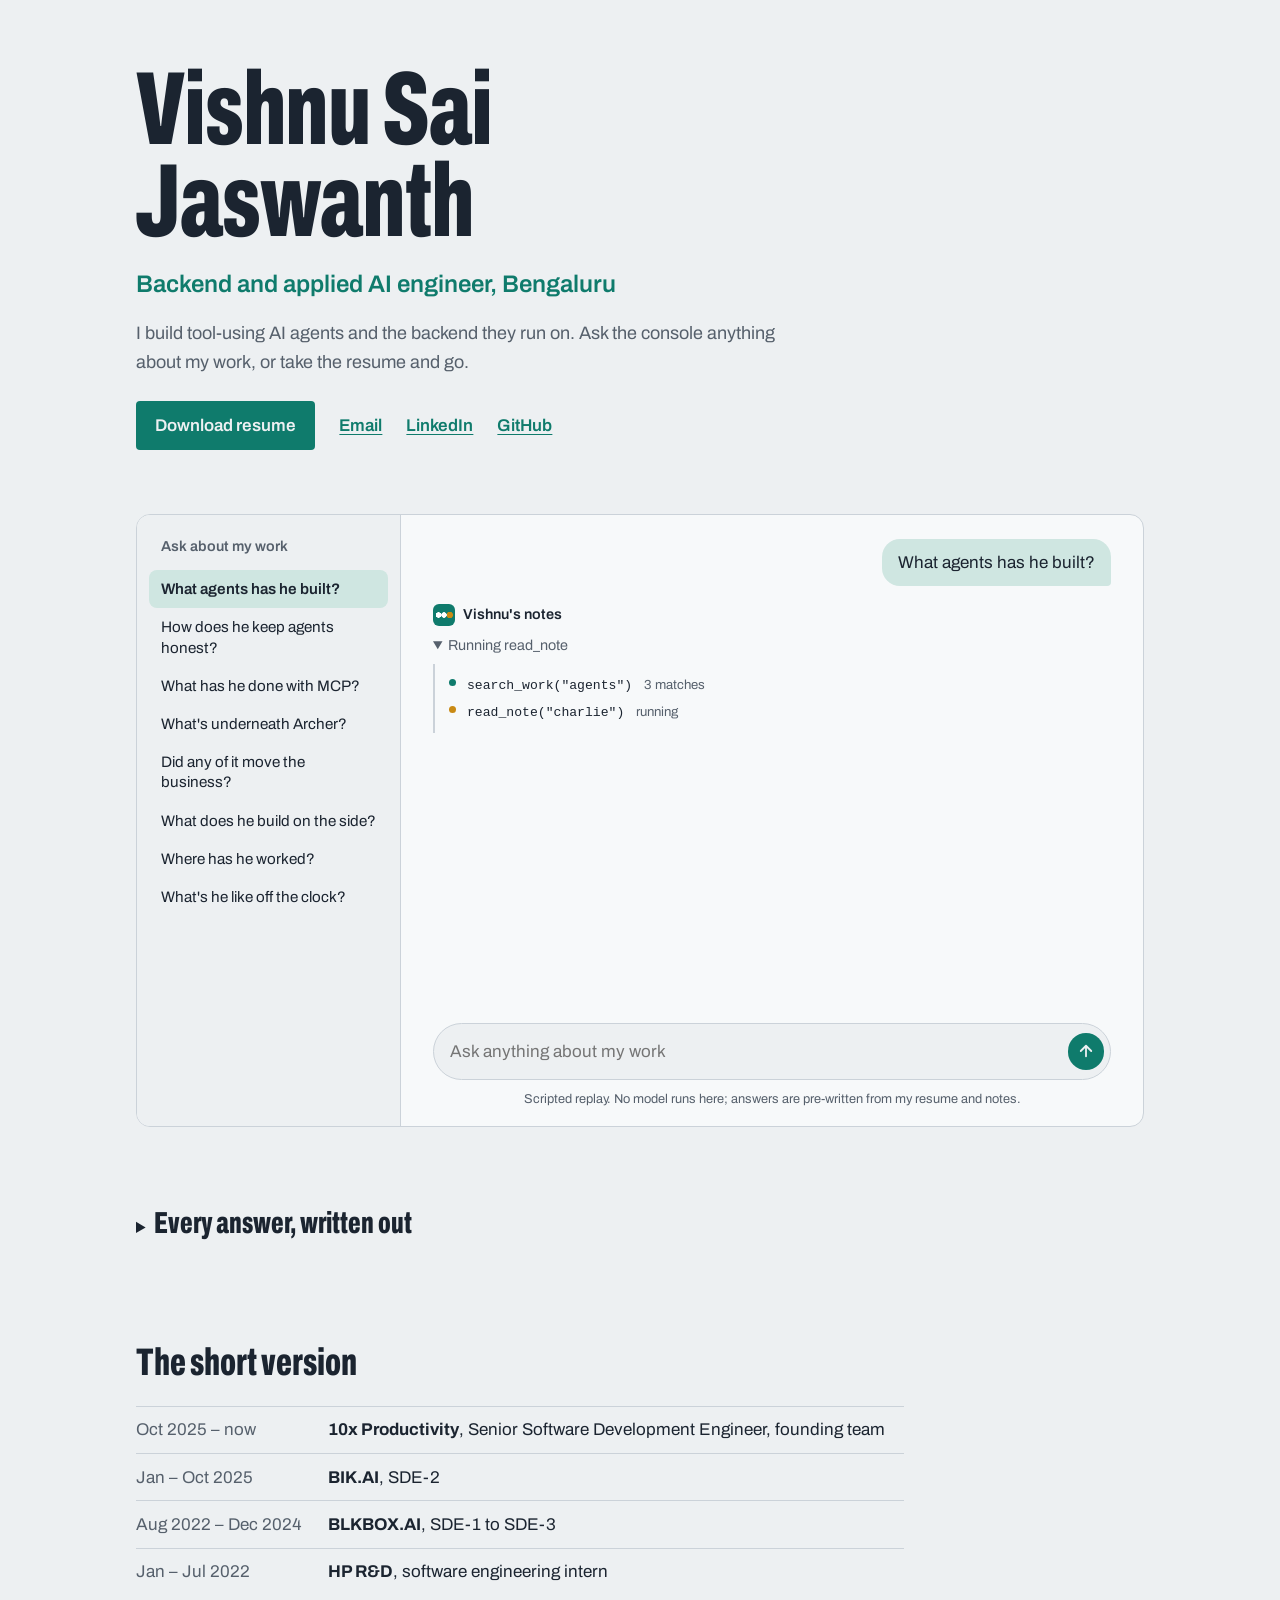
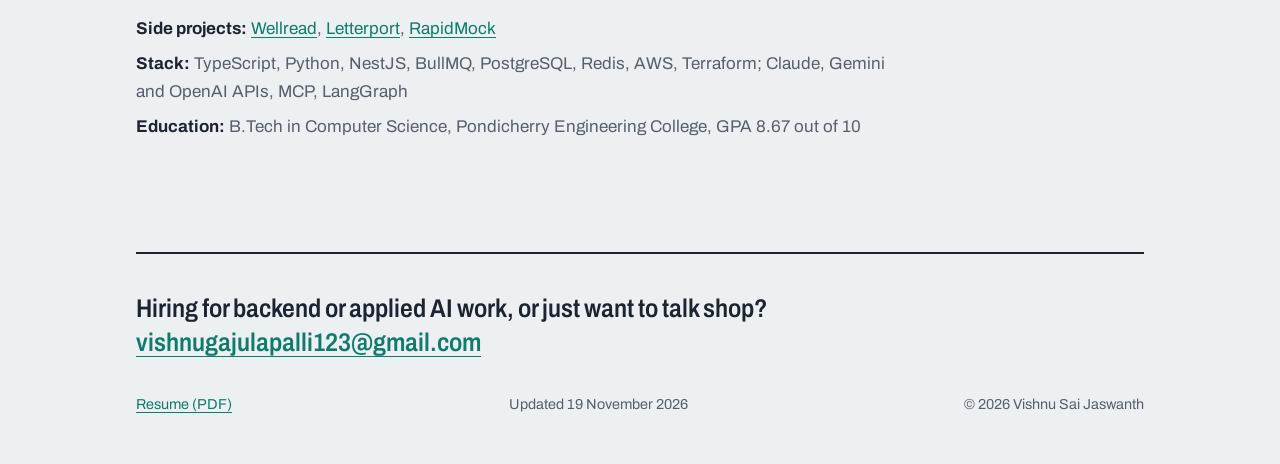
<file: index.html>
<!DOCTYPE html>
<html lang="en">

<head>
    <meta charset="UTF-8">
    <meta name="viewport" content="width=device-width, initial-scale=1.0">

    <title>Vishnu Sai Jaswanth | Backend &amp; Applied AI Engineer</title>
    <meta name="description"
        content="Backend and applied AI engineer in Bengaluru. Founding engineer at 10x Productivity, building tool-using AI agents, MCP servers, multimodal LLM pipelines and the AWS backend behind them.">
    <meta name="author" content="Vishnu Sai Jaswanth">
    <meta name="robots" content="index, follow, max-snippet:-1, max-image-preview:large">
    <link rel="canonical" href="https://jaswanth123.netlify.app/">

    <meta name="theme-color" content="#edf0f2" media="(prefers-color-scheme: light)">
    <meta name="theme-color" content="#12171d" media="(prefers-color-scheme: dark)">
    <meta name="color-scheme" content="light dark">

    <meta property="og:type" content="profile">
    <meta property="og:title" content="Vishnu Sai Jaswanth | Backend &amp; Applied AI Engineer">
    <meta property="og:description"
        content="Founding engineer at 10x Productivity. Tool-using AI agents, MCP servers, multimodal LLM pipelines and the backend underneath them.">
    <meta property="og:url" content="https://jaswanth123.netlify.app/">
    <meta property="og:site_name" content="Vishnu Sai Jaswanth">
    <meta property="og:locale" content="en_IN">
    <meta property="og:image" content="https://jaswanth123.netlify.app/og-image.png">
    <meta property="og:image:width" content="1200">
    <meta property="og:image:height" content="630">
    <meta property="og:image:alt" content="Vishnu Sai Jaswanth, Backend and Applied AI Engineer">
    <meta name="twitter:card" content="summary_large_image">
    <meta name="twitter:title" content="Vishnu Sai Jaswanth | Backend &amp; Applied AI Engineer">
    <meta name="twitter:description"
        content="Founding engineer at 10x Productivity. Tool-using AI agents, MCP servers, multimodal LLM pipelines and the backend underneath them.">
    <meta name="twitter:image" content="https://jaswanth123.netlify.app/og-image.png">

    <link rel="icon" type="image/svg+xml" href="/favicon.svg">
    <link rel="icon" type="image/x-icon" href="/favicon.ico">
    <link rel="apple-touch-icon" sizes="180x180" href="/apple-touch-icon.png">
    <link rel="manifest" href="/site.webmanifest">

    <link rel="preconnect" href="https://fonts.googleapis.com">
    <link rel="preconnect" href="https://fonts.gstatic.com" crossorigin>
    <link href="https://fonts.googleapis.com/css2?family=Archivo:wdth,wght@62..125,400..800&display=swap" rel="stylesheet">
    <link rel="stylesheet" href="/assets/css/styles.css">
    <script>document.documentElement.classList.add('js');</script>
    <script src="/assets/js/console.js" defer></script>
</head>

<body>
    <a href="#console" class="skip-link">Skip to the console</a>

    <header class="hero">
        <h1 class="name">Vishnu Sai<br>Jaswanth</h1>
        <p class="role">Backend and applied AI engineer, Bengaluru</p>
        <p class="intro">I build tool-using AI agents and the backend they run on. Ask the console anything about my
            work, or take the resume and go.</p>
        <nav class="actions" aria-label="Contact">
            <a class="button" href="/assets/pdf/resume.pdf">Download resume</a>
            <a href="mailto:vishnugajulapalli123@gmail.com">Email</a>
            <a rel="me" href="https://www.linkedin.com/in/vishnu-sai-jaswanth-gajulapalli-0670811a7/">LinkedIn</a>
            <a rel="me" href="https://github.com/IMPrimph">GitHub</a>
        </nav>
    </header>

    <main>
        <section class="console" id="console" aria-label="Ask about my work">
            <div class="asks">
                <p class="asks-title" id="asks-title">Ask about my work</p>
                <ul class="questions" aria-labelledby="asks-title">
                    <li><button type="button" data-q="agents">What agents has he built?</button></li>
                    <li><button type="button" data-q="guardrails">How does he keep agents honest?</button></li>
                    <li><button type="button" data-q="mcp">What has he done with MCP?</button></li>
                    <li><button type="button" data-q="backend">What's underneath Archer?</button></li>
                    <li><button type="button" data-q="results">Did any of it move the business?</button></li>
                    <li><button type="button" data-q="side">What does he build on the side?</button></li>
                    <li><button type="button" data-q="career">Where has he worked?</button></li>
                    <li><button type="button" data-q="offclock">What's he like off the clock?</button></li>
                </ul>
            </div>

            <div class="chat">
                <div class="thread" id="transcript" aria-live="polite"></div>
                <form class="composer" id="ask-form" hidden>
                    <label class="sr-only" for="ask-input">Ask about my work</label>
                    <input id="ask-input" type="text" autocomplete="off" placeholder="Ask anything about my work">
                    <button type="submit" aria-label="Send">
                        <svg viewBox="0 0 24 24" width="18" height="18" aria-hidden="true" focusable="false">
                            <path d="M12 19V5M5 12l7-7 7 7" fill="none" stroke="currentColor" stroke-width="2.4"
                                stroke-linecap="round" stroke-linejoin="round" />
                        </svg>
                    </button>
                </form>
                <p class="disclosure">Scripted replay. No model runs here; answers are pre-written from my resume and notes.</p>
            </div>
        </section>

        <section class="all" aria-labelledby="all-heading">
            <details open id="all-answers">
                <summary><h2 id="all-heading">Every answer, written out</h2></summary>
        <div class="answers" id="answers">
            <article data-q="agents" data-keys="agent charlie llm claude gemini openai ai langgraph tool"
                data-trace='[["search_work","agents","3 matches"],["read_note","charlie","done"]]'>
                <h3>What agents has he built?</h3>
                <p>Three, at 10x Productivity.</p>
                <p>Charlie is Archer's strategy agent, built on Claude. It uses tools, loads skills on demand,
                    gathers evidence in parallel, recalls earlier sessions and uses prompt
                        caching. The same tools sit behind an OAuth 2.1 MCP server, so the team can use them from
                    Claude or Cursor too.</p>
                <p>The other two are workflow agents: a Meta lead-ads agent that sizes ad sets from the budget
                    and drafts on-brand ads, and a media-buyer agent that makes recommendations on ad
                        accounts.</p>
                <p class="follow"><button type="button" data-q="guardrails">How does he keep them
                        honest?</button></p>
            </article>

            <article data-q="guardrails" data-keys="guard honest trust safe hallucin human approv critic xray x-ray check eval"
                data-trace='[["read_note","guardrails","done"]]'>
                <h3>How does he keep agents honest?</h3>
                <p>By keeping a person and a second check in the loop.</p>
                <p>Nothing the lead-ads agent drafts goes live until a person approves the launch. The
                        media-buyer agent's recommendations are checked against computed figures and reviewed by a
                        critic model.</p>
                <p>Before an ad launches, Creative X-Ray scores it against the brand's own guidelines and
                    lists what to fix.</p>
            </article>

            <article data-q="mcp" data-keys="mcp protocol cursor oauth letterport"
                data-trace='[["search_work","mcp","2 matches"]]'>
                <h3>What has he done with MCP?</h3>
                <p>Two MCP servers, both behind OAuth.</p>
                <p>At 10x Productivity, an OAuth 2.1 MCP server exposes the same tools Charlie uses, so Claude
                    and Cursor can work with Archer's knowledge directly.</p>
                <p>On the side, <a href="https://letterport.dev/">Letterport</a> gives AI agents their own
                        email inboxes and ships a hosted MCP server with OAuth.</p>
            </article>

            <article data-q="backend" data-keys="backend archer architecture infra aws terraform queue bullmq redis ingest scale cost fargate ecs postgres node nestjs"
                data-trace='[["read_note","archer-architecture","done"],["get_infra","aws","7 services"]]'>
                <h3>What's underneath Archer?</h3>
                <ol class="run-steps" aria-label="Archer pipeline">
                    <li><strong>Sources</strong><span>Meta Marketing API, Ad Library, AppMagic</span></li>
                    <li><strong>Ingestion</strong><span>BullMQ workers, Redis leader election</span></li>
                    <li><strong>Analysis</strong><span>Scene-level video structure, 100+ signals</span></li>
                    <li><strong>Knowledge</strong><span>SQL analytics plus cached LLM insights</span></li>
                    <li><strong>Agents</strong><span>Charlie and the workflow agents</span></li>
                    <li><strong>Clients</strong><span>The Archer app, Claude and Cursor over MCP</span></li>
                </ol>
                <p>Ingestion pulls from the Meta Marketing API, Ad Library and AppMagic for 100+ competitor
                    brands, without a single client-specific pipeline. LLM cost is attributed by tenant and feature
                        across 60+ call sites.</p>
                <p>It all runs on 7 ECS Fargate services, provisioned with Terraform and deployed through OIDC
                    CI/CD. He designed it and owns it end to end.</p>
            </article>

            <article data-q="results" data-keys="result impact metric number business proud achiev award win outcome"
                data-trace='[["get_metrics","all","4 results"]]'>
                <h3>Did any of it move the business?</h3>
                <ul>
                    <li>In a brand pilot, strategists accepted 85% of the AI-generated creative briefs they
                        reviewed.</li>
                    <li>The multimodal analysis has run on 15k+ ads, breaking video into scenes and scoring
                        100+ signals.</li>
                    <li>At BIK.AI he halved the Elasticsearch bill at 300M events a month, cut deploy time by
                        40%, and was named Best Employee of the Quarter in April 2025.</li>
                    <li>At BLKBOX.AI he went from SDE-1 to SDE-3 in under 2.5 years.</li>
                </ul>
            </article>

            <article data-q="side" data-keys="side project wellread rapidmock startup build indie"
                data-trace='[["list_projects","","3 projects"]]'>
                <h3>What does he build on the side?</h3>
                <p><a href="https://trywellread.com/">Wellread</a> shows a business what ChatGPT and Gemini
                    tell its buyers. It asks the questions buyers ask, with web search on, finds which brands
                        they name and drafts pages. 30+ early users so far.</p>
                <p><a href="https://letterport.dev/">Letterport</a> is email for AI agents: inbound mail as
                    clean JSON with header-based threading, a per-recipient delivery trail, signed webhooks and
                    a hosted MCP server. Built with NestJS, AWS SES, SQS and CDK.</p>
                <p><a href="https://www.rapidmock.com/">RapidMock</a> lets frontend teams mock API responses
                    without waiting on the backend.</p>
            </article>

            <article data-q="career" data-keys="career work job experience company resume cv 10x bik blkbox hp intern education college degree"
                data-trace='[["search_work","career","4 roles"]]'>
                <h3>Where has he worked?</h3>
                <dl class="roles">
                    <div><dt>Oct 2025 – now</dt><dd><strong>10x Productivity</strong>, Senior Software
                            Development Engineer, founding team</dd></div>
                    <div><dt>Jan – Oct 2025</dt><dd><strong>BIK.AI</strong>, SDE-2</dd></div>
                    <div><dt>Aug 2022 – Dec 2024</dt><dd><strong>BLKBOX.AI</strong>, SDE-1 to SDE-3</dd></div>
                    <div><dt>Jan – Jul 2022</dt><dd><strong>HP R&amp;D</strong>, software engineering intern
                        </dd></div>
                </dl>
                <p>B.Tech in Computer Science from Pondicherry Engineering College, 2022. The <a
                        href="/assets/pdf/resume.pdf">resume</a> has the details.</p>
            </article>

            <article data-q="skills" data-keys="skill stack language typescript python sql tech terraform docker elasticsearch rag embedding"
                data-trace='[["read_note","skills","done"]]'>
                <h3>What's his stack?</h3>
                <p>TypeScript, Python and SQL. Node.js and NestJS with BullMQ on the backend; PostgreSQL,
                    Redis and Elasticsearch for data; AWS, Terraform and Docker for infrastructure.</p>
                <p>On the AI side: tool calling, MCP, LangGraph, RAG and embeddings, LLM evals, multimodal
                    pipelines and structured outputs, across the Claude, Gemini and OpenAI APIs.</p>
            </article>

            <article data-q="offclock" data-keys="hobby hobbies fun free music personal outside life pizza bike cycl movie film weekend"
                data-trace='[["read_note","off-the-clock","done"]]'>
                <h3>What's he like off the clock?</h3>
                <p>Usually on a bike, hunting down a good pizza, or halfway through a film.</p>
                <p>And while he codes, <a href="https://open.spotify.com/playlist/04djUANKNuGBNKCgONlNzS">this
                        playlist</a> is on.</p>
            </article>

            <article data-q="none" class="no-match" hidden data-trace='[["search_work","","0 matches"]]'>
                <h3>No match</h3>
                <p>Nothing in my notes matches that. Try one of the questions on the left, or ask him directly
                    at <a href="mailto:vishnugajulapalli123@gmail.com">vishnugajulapalli123@gmail.com</a>.</p>
            </article>
        </div>
            </details>
        </section>

        <section class="short" aria-labelledby="short-heading">
            <h2 id="short-heading">The short version</h2>
            <dl class="roles">
                <div><dt>Oct 2025 – now</dt><dd><strong>10x Productivity</strong>, Senior Software Development
                        Engineer, founding team</dd></div>
                <div><dt>Jan – Oct 2025</dt><dd><strong>BIK.AI</strong>, SDE-2</dd></div>
                <div><dt>Aug 2022 – Dec 2024</dt><dd><strong>BLKBOX.AI</strong>, SDE-1 to SDE-3</dd></div>
                <div><dt>Jan – Jul 2022</dt><dd><strong>HP R&amp;D</strong>, software engineering intern</dd></div>
            </dl>
            <p class="short-line"><strong>Side projects:</strong> <a href="https://trywellread.com/">Wellread</a>,
                <a href="https://letterport.dev/">Letterport</a>, <a href="https://www.rapidmock.com/">RapidMock</a>
            </p>
            <p class="short-line"><strong>Stack:</strong> TypeScript, Python, NestJS, BullMQ, PostgreSQL, Redis,
                AWS, Terraform; Claude, Gemini and OpenAI APIs, MCP, LangGraph</p>
            <p class="short-line"><strong>Education:</strong> B.Tech in Computer Science, Pondicherry Engineering
                College, GPA 8.67 out of 10</p>
        </section>
    </main>

    <footer class="footer">
        <p class="footer-lead">Hiring for backend or applied AI work, or just want to talk shop?
            <a href="mailto:vishnugajulapalli123@gmail.com">vishnugajulapalli123@gmail.com</a>
        </p>
        <p class="footer-small">
            <a href="/assets/pdf/resume.pdf">Resume (PDF)</a>
            <span>Updated <time datetime="2026-11-19">19 November 2026</time></span>
            <span>© <span id="year">2026</span> Vishnu Sai Jaswanth</span>
        </p>
    </footer>

    <script type="application/ld+json">
{
  "@context": "https://schema.org",
  "@graph": [
    {
      "@type": "ProfilePage",
      "@id": "https://jaswanth123.netlify.app/#page",
      "url": "https://jaswanth123.netlify.app/",
      "name": "Vishnu Sai Jaswanth | Backend & Applied AI Engineer",
      "dateModified": "2026-11-19",
      "inLanguage": "en-IN",
      "isPartOf": { "@id": "https://jaswanth123.netlify.app/#site" },
      "mainEntity": { "@id": "https://jaswanth123.netlify.app/#person" }
    },
    {
      "@type": "Person",
      "@id": "https://jaswanth123.netlify.app/#person",
      "name": "Vishnu Sai Jaswanth",
      "alternateName": ["Vishnu Gajulapalli", "Vishnu Sai Jaswanth Gajulapalli"],
      "jobTitle": "Senior Software Development Engineer",
      "description": "Backend and applied AI engineer. Founding engineer at 10x Productivity, building tool-using AI agents, MCP servers, multimodal LLM pipelines and the AWS backend behind them.",
      "url": "https://jaswanth123.netlify.app/",
      "image": "https://jaswanth123.netlify.app/og-image.png",
      "email": "mailto:vishnugajulapalli123@gmail.com",
      "address": { "@type": "PostalAddress", "addressLocality": "Bengaluru", "addressRegion": "Karnataka", "addressCountry": "IN" },
      "worksFor": { "@type": "Organization", "name": "10x Productivity" },
      "alumniOf": { "@type": "CollegeOrUniversity", "name": "Pondicherry Engineering College" },
      "knowsAbout": ["AI agents", "Model Context Protocol (MCP)", "LLM tool calling", "LangGraph", "Retrieval-augmented generation", "Multimodal LLM pipelines", "NestJS", "Node.js", "TypeScript", "Python", "PostgreSQL", "Redis", "BullMQ", "Elasticsearch", "AWS", "Terraform"],
      "sameAs": ["https://www.linkedin.com/in/vishnu-sai-jaswanth-gajulapalli-0670811a7/", "https://github.com/IMPrimph"]
    },
    {
      "@type": "WebSite",
      "@id": "https://jaswanth123.netlify.app/#site",
      "url": "https://jaswanth123.netlify.app/",
      "name": "Vishnu Sai Jaswanth",
      "publisher": { "@id": "https://jaswanth123.netlify.app/#person" }
    }
  ]
}
    </script>
</body>

</html>
</file>
<file: assets/css/styles.css>
:root {
    --fog: #edf0f2;
    --paper: #f7f9fa;
    --ink: #1b2430;
    --slate: #56606c;
    --rule: #cbd2d9;
    --signal: #0f7b6c;
    --signal-soft: #cfe6e1;
    --spark: #c98a14;
    --measure: 42rem;
    --wide: 68rem;
    --gutter: clamp(1rem, 4vw, 2.5rem);
    color-scheme: light dark;
}

@media (prefers-color-scheme: dark) {
    :root {
        --fog: #12171d;
        --paper: #192028;
        --ink: #e4e8ec;
        --slate: #97a3af;
        --rule: #2c3540;
        --signal: #4fc2ae;
        --signal-soft: #1d3a36;
        --spark: #e8b14a;
    }
}

*,
*::before,
*::after {
    box-sizing: border-box;
}

html {
    -webkit-text-size-adjust: 100%;
}

body {
    margin: 0;
    background: var(--fog);
    color: var(--ink);
    font-family: "Archivo", system-ui, sans-serif;
    font-variation-settings: "wdth" 100;
    font-size: 1.0625rem;
    line-height: 1.6;
}

a {
    color: var(--signal);
    text-decoration-thickness: 1px;
    text-underline-offset: 0.2em;
}

a:hover {
    text-decoration-thickness: 2px;
}

a:focus-visible,
.button:focus-visible {
    outline: 3px solid var(--spark);
    outline-offset: 3px;
    border-radius: 2px;
}

.skip-link {
    position: absolute;
    left: -9999px;
}

.skip-link:focus {
    left: var(--gutter);
    top: 1rem;
    background: var(--paper);
    padding: 0.5rem 0.75rem;
}

/* ---------- Hero ---------- */

.hero,
.footer {
    max-width: var(--wide);
    margin: 0 auto;
    padding-inline: var(--gutter);
}

.hero {
    padding-top: clamp(2.5rem, 6vw, 4rem);
}

.name {
    margin: 0;
    font-size: clamp(3.4rem, 10vw, 6.5rem);
    font-weight: 800;
    font-variation-settings: "wdth" 62;
    line-height: 0.88;
    letter-spacing: -0.01em;
}

.role {
    margin: 1.1rem 0 0;
    font-size: clamp(1.2rem, 2.6vw, 1.5rem);
    font-weight: 600;
    color: var(--signal);
}

.intro {
    max-width: var(--measure);
    margin: 1rem 0 0;
    color: var(--slate);
    font-size: 1.125rem;
}

.actions {
    display: flex;
    flex-wrap: wrap;
    align-items: center;
    gap: 0.75rem 1.5rem;
    margin-top: 1.5rem;
    font-weight: 600;
}

.button {
    display: inline-block;
    padding: 0.7rem 1.2rem;
    background: var(--signal);
    color: var(--fog);
    text-decoration: none;
    border-radius: 4px;
}

.button:hover {
    filter: brightness(1.1);
}

/* ---------- Console ---------- */

main {
    max-width: var(--wide);
    margin: clamp(2.5rem, 7vw, 4rem) auto 0;
    padding-inline: var(--gutter);
}

.sr-only {
    position: absolute;
    width: 1px;
    height: 1px;
    overflow: hidden;
    clip-path: inset(50%);
    white-space: nowrap;
}

.console {
    display: grid;
    grid-template-columns: 16.5rem minmax(0, 1fr);
    background: var(--paper);
    border: 1px solid var(--rule);
    border-radius: 14px;
    overflow: hidden;
}

/* Sidebar, laid out like a chat app's conversation list. */
.asks {
    padding: 1.25rem 0.75rem;
    background: var(--fog);
    border-right: 1px solid var(--rule);
}

.asks-title {
    margin: 0 0 0.75rem;
    padding-inline: 0.75rem;
    font-size: 0.9rem;
    font-weight: 600;
    color: var(--slate);
}

.questions {
    margin: 0;
    padding: 0;
    list-style: none;
}

.questions button,
.follow button {
    font: inherit;
    color: inherit;
    background: none;
    border: 0;
    cursor: pointer;
}

.questions button {
    display: block;
    width: 100%;
    padding: 0.55rem 0.75rem;
    text-align: left;
    font-size: 0.95rem;
    line-height: 1.35;
    border-radius: 8px;
}

.questions button:hover {
    background: var(--paper);
}

.questions button[aria-pressed="true"] {
    background: var(--signal-soft);
    color: var(--ink);
    font-weight: 600;
}

.questions button:focus-visible,
.follow button:focus-visible,
.composer input:focus-visible,
.composer button:focus-visible,
.tools summary:focus-visible {
    outline: 3px solid var(--spark);
    outline-offset: 2px;
}

.chat {
    display: flex;
    flex-direction: column;
    min-width: 0;
    padding: 0 clamp(1rem, 3vw, 2rem) 1rem;
}

.thread {
    position: relative;
    height: 31rem;
    overflow-y: auto;
    padding-top: 1.5rem;
    overscroll-behavior: contain;
}

.turn + .turn {
    margin-top: 2rem;
}

/* The newest turn fills the thread, so its question can scroll to the top even when the answer is short. */
.turn:last-child {
    min-height: calc(100% - 1.5rem);
}

.user-msg {
    width: fit-content;
    max-width: min(80%, 32rem);
    margin: 0 0 1.1rem auto;
    padding: 0.6rem 1rem;
    background: var(--signal-soft);
    border-radius: 18px 18px 4px 18px;
}

.reply {
    max-width: 40rem;
}

.reply-from {
    display: flex;
    align-items: center;
    gap: 0.5rem;
    margin: 0 0 0.5rem;
    font-size: 0.9rem;
    font-weight: 600;
}

/* The favicon's three-node mark, as the reply avatar. */
.mark {
    width: 22px;
    height: 22px;
    border-radius: 6px;
    background:
        radial-gradient(circle at 25% 50%, #fff 0 2.5px, transparent 3px),
        radial-gradient(circle at 50% 50%, #fff 0 2.5px, transparent 3px),
        radial-gradient(circle at 76% 50%, var(--spark) 0 3px, transparent 3.5px),
        var(--signal);
}

.tools {
    margin: 0 0 0.75rem;
    color: var(--slate);
    font-size: 0.9rem;
}

.tools summary {
    width: fit-content;
    cursor: pointer;
}

.trace {
    margin: 0.4rem 0 0;
    padding: 0.5rem 0 0.5rem 0.9rem;
    list-style: none;
    border-left: 2px solid var(--rule);
    font-family: ui-monospace, "SF Mono", Menlo, Consolas, monospace;
    font-size: 0.82rem;
}

.trace li {
    display: flex;
    flex-wrap: wrap;
    gap: 0 0.75rem;
    align-items: baseline;
    padding: 0.15rem 0 0.15rem 1.1rem;
    position: relative;
}

.trace li::before {
    content: "";
    position: absolute;
    left: 0;
    top: 0.6em;
    width: 7px;
    height: 7px;
    border-radius: 50%;
    background: var(--spark);
}

.trace li.pending::before {
    animation: blink 0.8s ease-in-out infinite alternate;
}

.trace li.done::before {
    background: var(--signal);
}

.trace code {
    color: var(--ink);
    overflow-wrap: anywhere;
}

.trace .outcome {
    font-family: "Archivo", system-ui, sans-serif;
}

@keyframes blink {
    to { opacity: 0.25; }
}

.answer p,
.answers p {
    margin: 0 0 0.85rem;
}

.answer ul,
.answers ul {
    margin: 0 0 0.85rem;
    padding-left: 1.1rem;
}

.answer li + li,
.answers li + li {
    margin-top: 0.5rem;
}

.follow button {
    padding: 0;
    color: var(--signal);
    font-weight: 600;
    text-decoration: underline;
    text-underline-offset: 0.2em;
}

/* Composer, pinned under the thread like every chat app. */
.composer {
    display: flex;
    align-items: center;
    gap: 0.5rem;
    margin-top: 0.75rem;
    padding: 0.35rem 0.35rem 0.35rem 1rem;
    background: var(--fog);
    border: 1px solid var(--rule);
    border-radius: 999px;
}

.composer:focus-within {
    border-color: var(--signal);
}

.composer input {
    flex: 1;
    min-width: 0;
    padding: 0.5rem 0;
    font: inherit;
    color: var(--ink);
    background: none;
    border: 0;
}

.composer input:focus-visible {
    outline: none;
}

.composer button {
    display: grid;
    place-items: center;
    flex: none;
    width: 2.3rem;
    height: 2.3rem;
    color: var(--fog);
    background: var(--signal);
    border: 0;
    border-radius: 50%;
    cursor: pointer;
}

.disclosure {
    margin: 0.6rem 0 0;
    text-align: center;
    color: var(--slate);
    font-size: 0.8rem;
}

/* Without JS the console can't replay, so only the written-out answers remain. */
html:not(.js) .console,
html:not(.js) .follow {
    display: none;
}

/* Every answer, written out: the replay's source, kept visible for readers and crawlers. */
.all {
    margin-top: clamp(3rem, 8vw, 4.5rem);
}

.all summary {
    cursor: pointer;
    list-style-position: inside;
}

.all summary h2 {
    display: inline;
    font-size: clamp(1.5rem, 3.5vw, 1.9rem);
    font-weight: 800;
    font-variation-settings: "wdth" 62;
}

.all summary:focus-visible {
    outline: 3px solid var(--spark);
    outline-offset: 4px;
}

.answers {
    max-width: var(--measure);
    margin-top: 1.5rem;
}

.answers article + article {
    margin-top: 2.25rem;
}

.answers h3 {
    margin-bottom: 0.6rem;
    font-size: 1.3rem;
}

/* Pipeline inside the "What's underneath Archer?" answer. */
.run-steps {
    --dot: 12px;
    margin: 0 0 1.25rem;
    padding: 0;
    list-style: none;
}

.run-steps li {
    position: relative;
    margin: 0;
    padding: 0 0 0.7rem calc(var(--dot) + 0.9rem);
}

.answer .run-steps li + li {
    margin-top: 0;
}

.run-steps li::before {
    content: "";
    position: absolute;
    top: 0.4rem;
    left: 0;
    z-index: 1;
    width: var(--dot);
    height: var(--dot);
    border-radius: 50%;
    background: var(--paper);
    border: 2px solid var(--rule);
    animation: node 0.25s ease-out both;
    animation-delay: calc(0.15s + var(--i) * 0.3s);
}

.run-steps li:not(:last-child)::after {
    content: "";
    position: absolute;
    top: calc(0.4rem + var(--dot));
    left: calc(var(--dot) / 2 - 1px);
    width: 2px;
    height: calc(100% - var(--dot));
    background: linear-gradient(var(--signal), var(--signal)) top / 100% 0% no-repeat, var(--rule);
    animation: wire 0.3s linear both;
    animation-delay: calc(0.3s + var(--i) * 0.3s);
}

.run-steps li:last-child::before {
    animation-name: node-final;
}

.run-steps li:nth-child(1) { --i: 0; }
.run-steps li:nth-child(2) { --i: 1; }
.run-steps li:nth-child(3) { --i: 2; }
.run-steps li:nth-child(4) { --i: 3; }
.run-steps li:nth-child(5) { --i: 4; }
.run-steps li:nth-child(6) { --i: 5; }

.run-steps strong {
    font-weight: 700;
    font-variation-settings: "wdth" 80;
}

.run-steps span {
    margin-left: 0.5rem;
    color: var(--slate);
    font-size: 0.95rem;
}

@keyframes wire {
    to { background-size: 100% 100%, auto; }
}

@keyframes node {
    to { border-color: var(--signal); background: var(--signal); }
}

@keyframes node-final {
    to { border-color: var(--spark); background: var(--spark); }
}

@media (prefers-reduced-motion: reduce) {
    .run-steps li::after,
    .run-steps li::before,
    .trace li.pending::before {
        animation-duration: 0.01s;
        animation-delay: 0s;
        animation-iteration-count: 1;
    }
}

@media (max-width: 52rem) {
    /* minmax(0, …) stops the chip strip's width from stretching the column. */
    .console {
        grid-template-columns: minmax(0, 1fr);
    }

    /* Suggestions become a swipeable strip above the thread. */
    .asks {
        padding: 0.9rem 0 0.9rem;
        border-right: 0;
        border-bottom: 1px solid var(--rule);
    }

    .asks-title {
        padding-inline: 1rem;
    }

    .questions {
        display: flex;
        gap: 0.5rem;
        overflow-x: auto;
        padding: 0 1rem 0.25rem;
        scrollbar-width: none;
    }

    .questions button {
        width: max-content;
        padding: 0.45rem 0.8rem;
        font-size: 0.9rem;
        background: var(--paper);
        border: 1px solid var(--rule);
        border-radius: 999px;
        white-space: nowrap;
    }

    .thread {
        height: 26rem;
    }
}

/* ---------- Short version ---------- */

.short {
    margin-top: clamp(4rem, 10vw, 6rem);
}

.short h2 {
    margin: 0 0 1.5rem;
    font-size: clamp(1.8rem, 4.5vw, 2.4rem);
    font-weight: 800;
    font-variation-settings: "wdth" 62;
    line-height: 1;
}

.roles {
    margin: 0 0 1.25rem;
    max-width: 48rem;
}

.roles > div {
    display: grid;
    grid-template-columns: 10.5rem 1fr;
    gap: 0 1.5rem;
    padding-block: 0.6rem;
    border-top: 1px solid var(--rule);
}

.roles dt {
    color: var(--slate);
    font-variant-numeric: tabular-nums;
}

.roles dd {
    margin: 0;
}

.short-line {
    max-width: 48rem;
    margin: 0.5rem 0 0;
    color: var(--slate);
}

.short-line strong {
    color: var(--ink);
}

@media (max-width: 40rem) {
    .roles > div {
        grid-template-columns: 1fr;
    }
}

/* ---------- Footer ---------- */

.footer {
    margin-top: clamp(4.5rem, 12vw, 7rem);
    padding-block: 2.5rem 3rem;
    /* Rule sits inside the gutter so it lines up with the text column. */
    background: linear-gradient(var(--ink), var(--ink)) var(--gutter) 0 / calc(100% - 2 * var(--gutter)) 2px no-repeat;
}

.footer-lead {
    margin: 0;
    max-width: var(--measure);
    font-size: clamp(1.25rem, 3vw, 1.6rem);
    font-weight: 600;
    font-variation-settings: "wdth" 85;
    line-height: 1.35;
}

.footer-lead a {
    display: inline-block;
    overflow-wrap: anywhere;
}

.footer-small {
    display: flex;
    flex-wrap: wrap;
    justify-content: space-between;
    gap: 0.5rem 1.5rem;
    margin: 2rem 0 0;
    color: var(--slate);
    font-size: 0.9rem;
}
</file>
